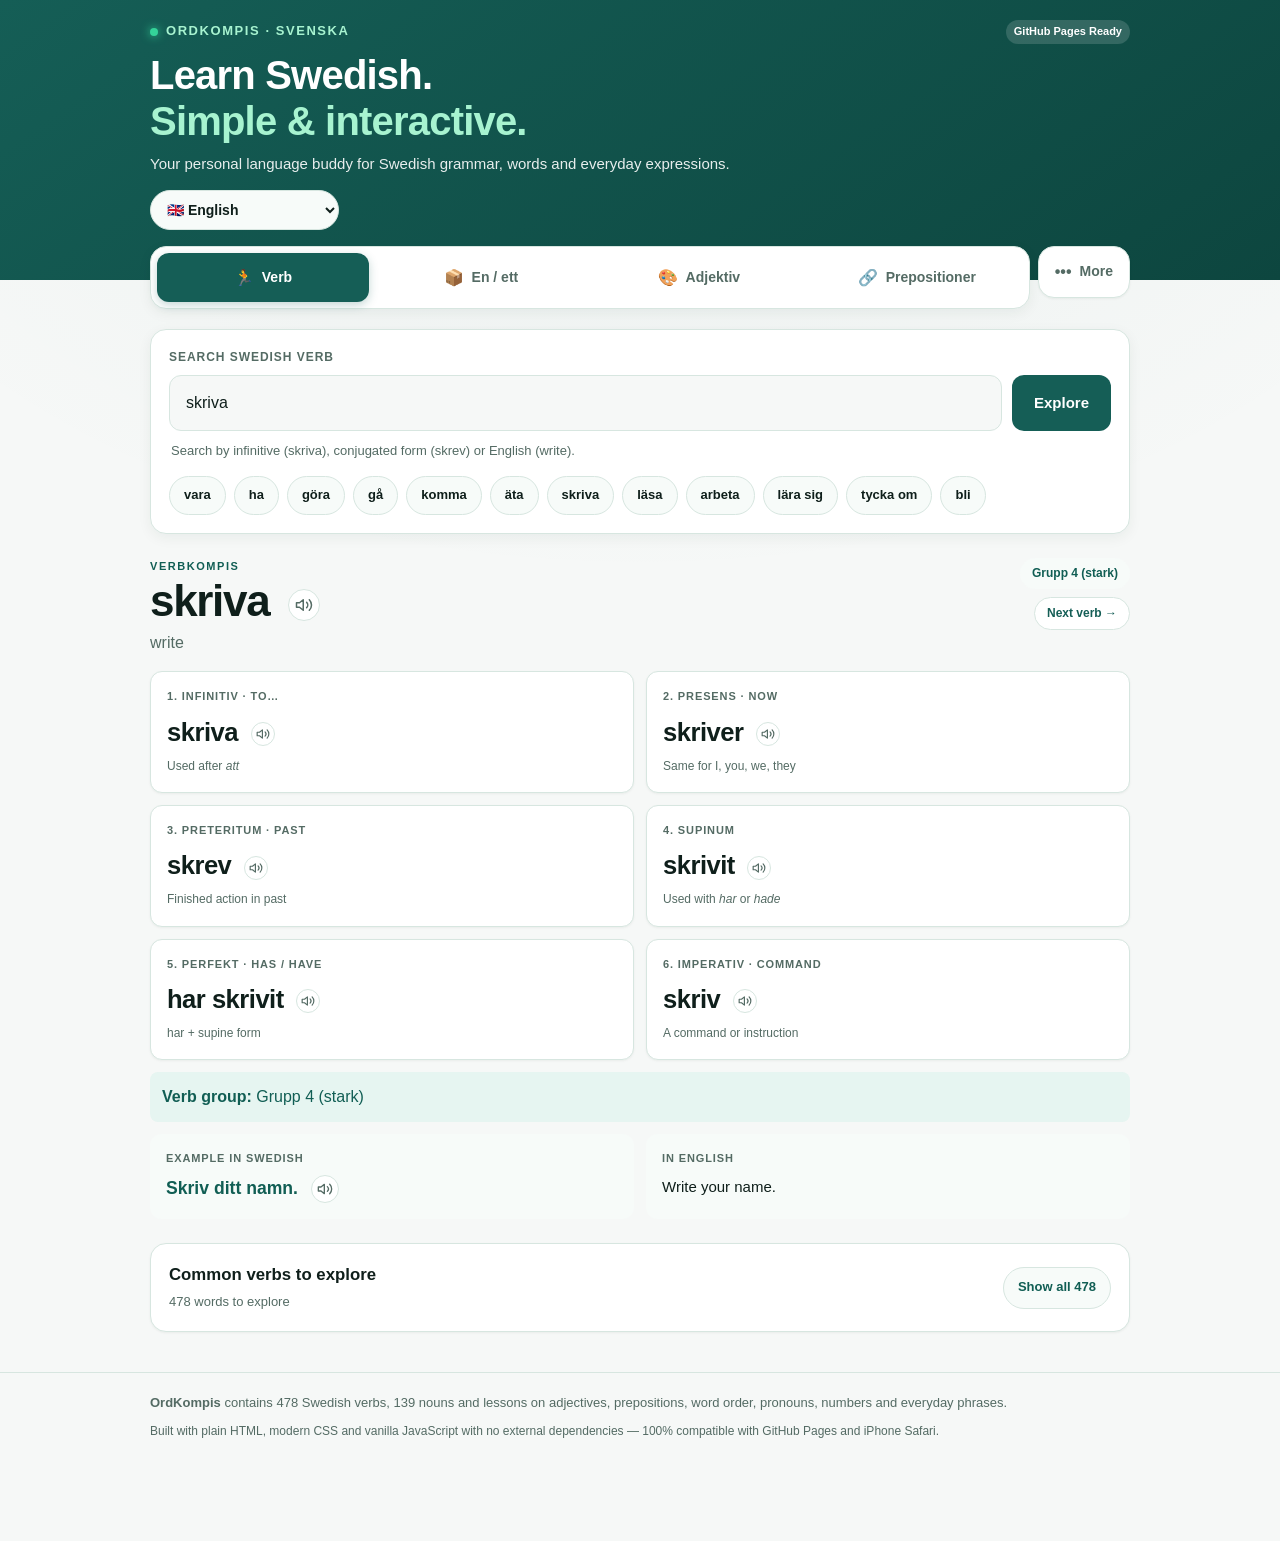
<file: index.html>
<!DOCTYPE html>
<html lang="sv">
<head>
  <meta charset="utf-8">
  <meta name="viewport" content="width=device-width, initial-scale=1, viewport-fit=cover">
  <title>OrdKompis – Lär dig svenska verb, substantiv, ordföljd & vardagsord</title>
  <meta name="description" content="OrdKompis är en gratis, mobilanpassad app för att lära dig svenska verb, substantiv (en/ett/plural), adjektiv, prepositioner, ordföljd, idiom och vardagsfraser. Interaktiva quiz, uttal och teman.">
  <meta name="keywords" content="svenska, lära svenska, svenska verb, verbböjning, en eller ett, substantiv plural, svenska ord, svenska grammatik, SFI, svenska för invandrare, ordföljd, svenska idiom, svenska uttryck, lär svenska online, gratis svenska kurs">
  <meta name="author" content="OrdKompis">
  <meta name="robots" content="index, follow">
  <link rel="canonical" href="https://sagaryeole.github.io/OrdKompis/">
  <meta property="og:type" content="website">
  <meta property="og:title" content="OrdKompis – Lär dig svenska interaktivt">
  <meta property="og:description" content="Gratis verktyg för svenska verb, substantiv, grammatik, vardagsord och quiz. Perfekt för SFI, nybörjare och självstudier.">
  <meta property="og:url" content="https://sagaryeole.github.io/OrdKompis/">
  <meta name="twitter:card" content="summary">
  <meta name="twitter:title" content="OrdKompis – Lär dig svenska">
  <meta name="twitter:description" content="Gratis interaktiv träning av svenska verb, substantiv, ordföljd och vardagsfraser.">
  <link rel="icon" href="favicon.svg" type="image/svg+xml">
  <link rel="apple-touch-icon" href="favicon.svg">
  <link rel="preconnect" href="https://fonts.googleapis.com">
  <link rel="preconnect" href="https://fonts.gstatic.com" crossorigin>
  <link href="https://fonts.googleapis.com/css2?family=Inter:wght@400;500;600;700&family=Noto+Sans+Arabic:wght@400;500;600;700&display=swap" rel="stylesheet">
  <meta name="apple-mobile-web-app-capable" content="yes">
  <meta name="apple-mobile-web-app-status-bar-style" content="default">
  <meta name="theme-color" content="#155e56">
  <script type="application/ld+json">
  {
    "@context": "https://schema.org",
    "@type": "WebSite",
    "name": "OrdKompis",
    "url": "https://sagaryeole.github.io/OrdKompis/",
    "description": "Gratis interaktiv app för att lära dig svenska verb, substantiv, grammatik, idiom och vardagsord.",
    "inLanguage": "sv-SE",
    "potentialAction": {
      "@type": "SearchAction",
      "target": "https://sagaryeole.github.io/OrdKompis/?q={search_term_string}",
      "query-input": "required name=search_term_string"
    }
  }
  </script>
  <script>
    if (window.location.protocol === "http:" || window.location.protocol === "https:") {
      var goatCounterScript = document.createElement("script");
      goatCounterScript.dataset.goatcounter = "https://sagaryeole.goatcounter.com/count";
      goatCounterScript.async = true;
      goatCounterScript.src = "https://gc.zgo.at/count.js";
      document.head.appendChild(goatCounterScript);
    }
  </script>

  <!-- Design System CSS -->
  <link rel="stylesheet" href="css/style.css">
</head>
<body>

  <!-- Masthead Header -->
  <header class="band">
    <div class="inner">
      <div class="header-top">
        <div class="brand">
          <span class="brand-dot"></span>
          OrdKompis · Svenska
        </div>
        <span class="badge-tag" data-i18n="siteBadge">GitHub Pages Ready</span>
      </div>
      <h1 data-i18n-html="heroTitle">Learn Swedish.<br><span>Simple &amp; interactive.</span></h1>
      <p class="subtitle" data-i18n="heroSubtitle">Your personal language buddy for Swedish grammar, words and everyday expressions.</p>
      <!-- Learner language: meanings and helper text are shown in the selected language. -->
      <div class="lang-switch" id="langSwitch" role="group" aria-label="Language"></div>
    </div>
  </header>

  <!-- Main Application Body -->
  <main class="band">
    <div class="inner">

      <!-- Primary destinations stay visible; less-used lessons live in More. -->
      <nav class="topic-navigation" aria-label="Lärämnen">
        <div class="nav-bar" role="tablist" aria-label="Huvudämnen">
          <button type="button" class="nav-tab active" data-tab="verbs" role="tab" aria-selected="true">
            <span class="tab-icon">🏃</span><span class="nav-label">Verb</span>
          </button>
          <button type="button" class="nav-tab" data-tab="nouns" role="tab" aria-selected="false">
            <span class="tab-icon">📦</span><span class="nav-label">En / ett</span>
          </button>
          <button type="button" class="nav-tab" data-tab="adjectives" role="tab" aria-selected="false">
            <span class="tab-icon">🎨</span><span class="nav-label">Adjektiv</span>
          </button>
          <button type="button" class="nav-tab" data-tab="prepositions" role="tab" aria-selected="false">
            <span class="tab-icon">🔗</span><span class="nav-label">Prepositioner</span>
          </button>
        </div>
        <button type="button" class="nav-more" id="moreTopicsBtn" aria-expanded="false" aria-controls="moreTopicsMenu">
          <span class="tab-icon" aria-hidden="true">•••</span><span class="nav-label" data-i18n="navMore">Mer</span>
        </button>
        <div class="nav-more-menu" id="moreTopicsMenu" role="tablist" aria-label="Fler lärämnen" hidden>
          <button type="button" class="nav-tab" data-tab="themes" role="tab" aria-selected="false">
            <span class="tab-icon">☕</span><span class="nav-label">Teman</span>
          </button>
          <button type="button" class="nav-tab" data-tab="quiz" role="tab" aria-selected="false">
            <span class="tab-icon">🎯</span><span class="nav-label">Öva</span>
          </button>
          <button type="button" class="nav-tab" data-tab="wordorder" role="tab" aria-selected="false">
            <span class="tab-icon">📝</span><span class="nav-label">Ordföljd</span>
          </button>
          <button type="button" class="nav-tab" data-tab="pronouns" role="tab" aria-selected="false">
            <span class="tab-icon">👥</span><span class="nav-label">Pronomen</span>
          </button>
          <button type="button" class="nav-tab" data-tab="numbers" role="tab" aria-selected="false">
            <span class="tab-icon">🔢</span><span class="nav-label">Tal & tid</span>
          </button>
          <button type="button" class="nav-tab" data-tab="phrases" role="tab" aria-selected="false">
            <span class="tab-icon">💬</span><span class="nav-label">Vardagsfraser</span>
          </button>
          <button type="button" class="nav-tab" data-tab="collocations" role="tab" aria-selected="false">
            <span class="tab-icon">🧩</span><span class="nav-label">Kollokationer</span>
          </button>
          <button type="button" class="nav-tab" data-tab="prepositionalVerbs" role="tab" aria-selected="false">
            <span class="tab-icon">🔗</span><span class="nav-label" data-i18n="navPrepVerbs">Verb + preposition</span>
          </button>
          <button type="button" class="nav-tab" data-tab="commonMistakes" role="tab" aria-selected="false">
            <span class="tab-icon">🧭</span><span class="nav-label">Vanliga misstag</span>
          </button>
          <button type="button" class="nav-tab" data-tab="subordinators" role="tab" aria-selected="false">
            <span class="tab-icon">🔀</span><span class="nav-label">Bisatsledare</span>
          </button>
        </div>
      </nav>

      <!-- Search Card (Active for Verbs and Nouns) -->
      <section class="search-card" id="searchCard">
        <form id="searchForm" autocomplete="off" novalidate>
          <label for="searchInput" id="searchLabel" class="search-label">Sök svenskt verb</label>
          <div class="searchline">
            <div class="field">
              <input
                id="searchInput"
                type="search"
                placeholder="skriva, gå, äta, write…"
                autocomplete="off"
                autocapitalize="none"
                autocorrect="off"
                spellcheck="false"
                enterkeyhint="search"
                role="combobox"
                aria-expanded="false"
                aria-controls="suggBox"
                aria-autocomplete="list"
              >
              <ul class="sugg" id="suggBox" role="listbox" hidden></ul>
            </div>
            <button class="go-btn" id="goBtn" type="button" data-i18n="explore">Utforska</button>
          </div>
          <p class="hint" id="searchHint">Sök på grundform (skriva), böjd form (skrev) eller engelska (write).</p>
          <div class="chips" id="quickChips"></div>
        </form>
      </section>

      <!-- Dynamic Result Container (Verbs and Nouns) -->
      <div id="resultBox" aria-live="polite"></div>

      <!-- Thematic Explorer Container -->
      <div id="themeContainer" style="display: none;"></div>

      <!-- Interactive Quiz Container -->
      <div id="quizContainer" style="display: none;"></div>

      <!-- Reference and grammar lessons -->
      <div id="learningContainer" style="display: none;"></div>

      <!-- Search and progressive word discovery for verbs, adjectives, and nouns. -->
      <section id="browsePanel" class="browse-panel" hidden aria-label="Bläddra bland ord">
        <div class="browse-heading">
          <div>
            <h2 id="sectionTitle">Utforska ord</h2>
            <p id="browseCount" class="browse-count"></p>
          </div>
          <button type="button" class="browse-toggle" id="toggleBrowseBtn" aria-expanded="false" aria-controls="browseList">Visa alla</button>
        </div>
        <div id="browseFilters" class="browse-filters" hidden aria-label="Filtrera ord"></div>
        <div id="browseList" class="browse-list" hidden></div>
        <button type="button" class="browse-more" id="loadMoreWordsBtn" hidden>Visa fler</button>
      </section>

    </div>
  </main>

  <!-- Footer -->
  <footer class="band">
    <div class="inner">
      <p style="margin: 0 0 8px;" data-i18n-html="footerStats">
        <b>OrdKompis</b> contains <span id="totalVerbCount">478</span> Swedish verbs, <span id="totalNounCount">139</span> nouns and lessons on adjectives, prepositions, word order, pronouns, numbers and everyday phrases.
      </p>
      <p style="margin: 0; font-size: 12px; color: var(--muted);" data-i18n="footerBuilt">
        Byggd med ren HTML, modern CSS och Vanilla JavaScript utan externa beroenden — 100% kompatibel med GitHub Pages och mobil Safari på iPhone.
      </p>
    </div>
  </footer>

  <!-- Data Scripts (Curated Datasets) -->
  <script src="data/verbs.js"></script>
  <script src="data/nouns.js"></script>
  <script src="data/themes.js"></script>
  <script src="data/adjectives.js"></script>
  <script src="data/prepositions.js"></script>
  <script src="data/wordorder.js"></script>
  <script src="data/pronouns.js"></script>
  <script src="data/numbers.js"></script>
  <script src="data/phrases.js"></script>
  <script src="data/idioms.js"></script>
  <script src="data/falsefriends.js"></script>
  <script src="data/collocations.js"></script>
  <script src="data/prepositional-verbs.js"></script>
  <script src="data/common-mistakes.js"></script>
  <script src="data/subordinators.js"></script>

  <!-- Interface languages and learner-language meanings -->
  <script src="data/i18n/ui.js"></script>
  <script src="data/i18n/ui-more.js"></script>
  <script src="data/i18n/glosses-ar.js"></script>
  <script src="data/i18n/glosses-pt.js"></script>
  <script src="data/i18n/glosses-ru.js"></script>
  <script src="data/i18n/glosses-uk.js"></script>
  <script src="data/i18n/pages-ar.js"></script>
  <script src="data/i18n/pages-pt.js"></script>
  <script src="data/i18n/pages-ru.js"></script>
  <script src="data/i18n/pages-uk.js"></script>
  <script src="data/i18n/examples-ar.js"></script>
  <script src="data/i18n/examples-pt.js"></script>
  <script src="data/i18n/examples-ru.js"></script>
  <script src="data/i18n/examples-uk.js"></script>

  <!-- Application Controller Script -->
  <script src="js/app.js"></script>
</body>
</html>
</file>
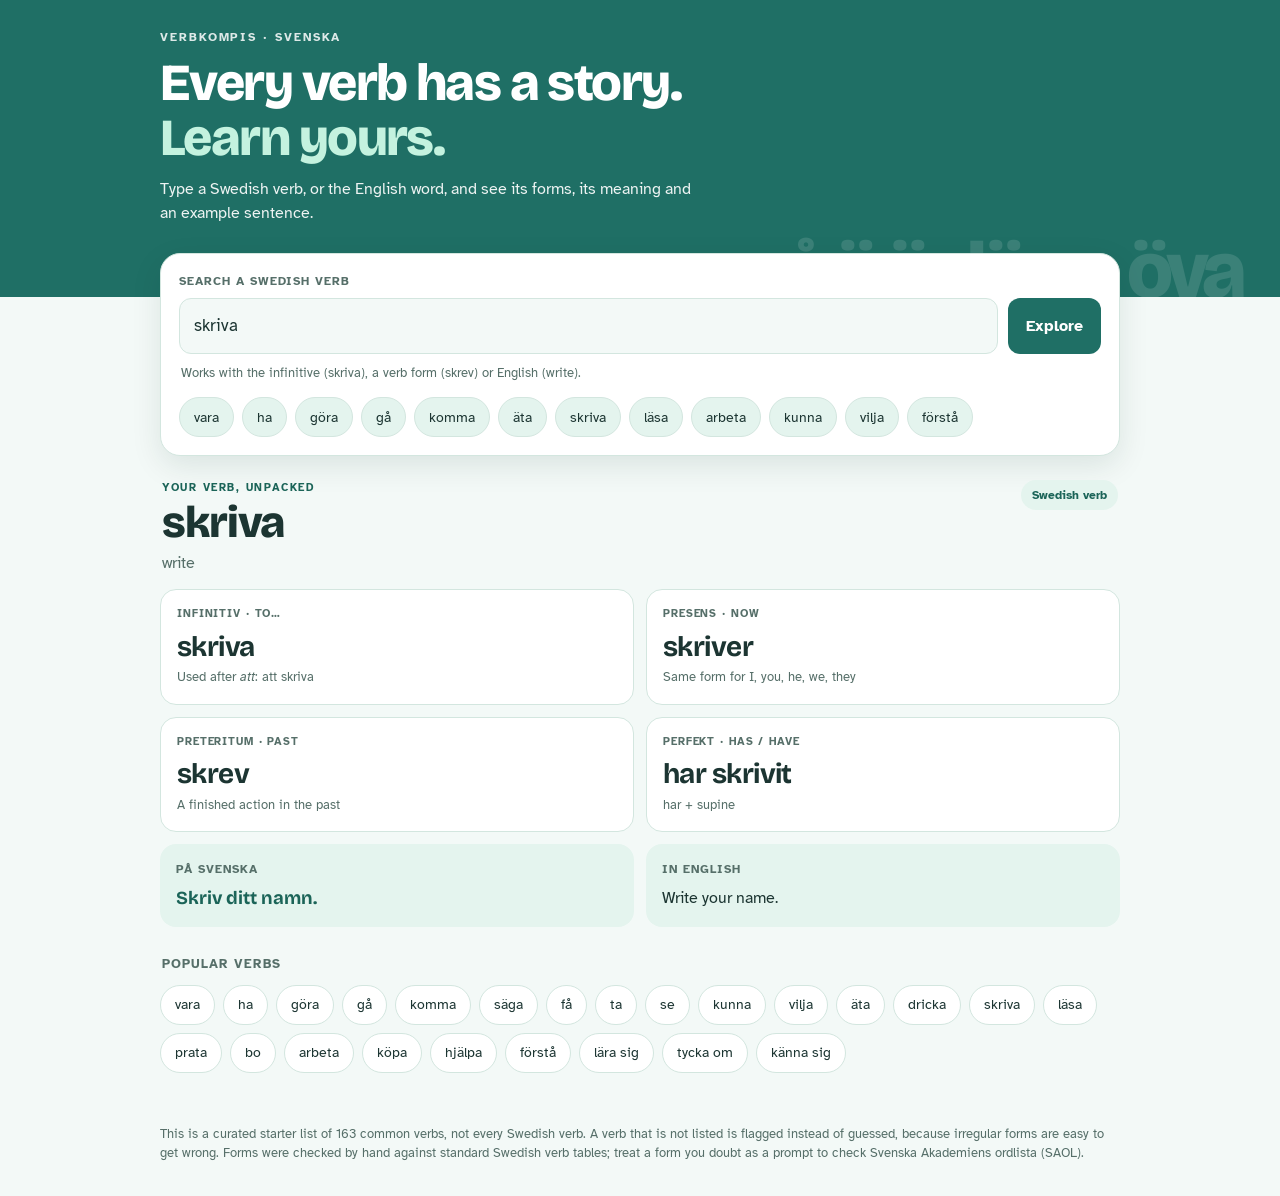
<file: Verbkompis.html>
<!doctype html><html><head><meta charset=utf8><meta name=viewport content="width=device-width,initial-scale=1,viewport-fit=cover"><style>:root{color-scheme:light;box-sizing:border-box;padding-top:env(safe-area-inset-top,0px);padding-bottom:env(safe-area-inset-bottom,0px)}html{scroll-padding-top:env(safe-area-inset-top,0px)}body{margin:0;padding:0;font:14px -apple-system,BlinkMacSystemFont,sans-serif;background:#fff;color:#000}img{max-width:100%}[hidden]:not([hidden=until-found i]){display:none!important}</style></head><body>
<title>Verbkompis</title>
<meta name="claude:viewport-fit-sides" content="cover">
<style>
/* Layout: teal masthead, search card overlapping it, four tense cards, example panels. Mobile first. */
:root{
  --primary:#1f6f65;--on-primary:#ffffff;--tint:#c4f2df;
  --bg:#f3f9f7;--surface:#ffffff;--surface-2:#e4f4ee;--line:#d3e6df;
  --fg:#1c3532;--muted:#566f69;--accent-text:#1b6458;--focus:#2f9c88;
  --warn-bg:#fff6e0;--warn-line:#ecd9a6;--warn-fg:#6b5320;
  --font-body:"Atkinson Hyperlegible",system-ui,-apple-system,"Segoe UI",sans-serif;
  --font-display:"Bricolage Grotesque","Atkinson Hyperlegible",system-ui,sans-serif;
}
@media (prefers-color-scheme:dark){:root:not([data-theme="light"]){
  --primary:#134a43;--on-primary:#eafaf5;--tint:#8fe0c4;
  --bg:#0f1b19;--surface:#172624;--surface-2:#1c322e;--line:#2c4540;
  --fg:#e5f3ef;--muted:#9bb6af;--accent-text:#8fe0c4;--focus:#58c4ac;
  --warn-bg:#2d2819;--warn-line:#554824;--warn-fg:#ecd9a6;color-scheme:dark}}
:root[data-theme="dark"]{
  --primary:#134a43;--on-primary:#eafaf5;--tint:#8fe0c4;
  --bg:#0f1b19;--surface:#172624;--surface-2:#1c322e;--line:#2c4540;
  --fg:#e5f3ef;--muted:#9bb6af;--accent-text:#8fe0c4;--focus:#58c4ac;
  --warn-bg:#2d2819;--warn-line:#554824;--warn-fg:#ecd9a6;color-scheme:dark}

*{box-sizing:border-box}
body{background:var(--bg);color:var(--fg);font-family:var(--font-body);font-size:16px;line-height:1.5;-webkit-text-size-adjust:100%}
button,input{font:inherit}
.band{padding-left:max(16px,env(safe-area-inset-left,0px));padding-right:max(16px,env(safe-area-inset-right,0px))}
.inner{max-width:960px;margin:0 auto}

header.band{background:var(--primary);color:var(--on-primary);padding-block:28px 72px;position:relative;overflow:hidden}
header .deco{position:absolute;right:3%;bottom:-14px;font:800 clamp(2rem,9vw,5rem)/1 var(--font-display);letter-spacing:-.06em;opacity:.12;pointer-events:none;white-space:nowrap}
.brand{font-size:12px;font-weight:700;letter-spacing:.16em;text-transform:uppercase;opacity:.85}
h1{font:800 clamp(2rem,6vw,3.25rem)/1.05 var(--font-display);letter-spacing:-.03em;margin:10px 0 12px;text-wrap:balance}
h1 span{color:var(--tint)}
.subtitle{max-width:34rem;margin:0;opacity:.92}

main.band{margin-top:-44px;padding-bottom:48px;position:relative}
.search-card{background:var(--surface);border:1px solid var(--line);border-radius:20px;padding:18px;box-shadow:0 10px 30px rgba(10,50,42,.10)}
label{display:block;font-size:12px;font-weight:700;letter-spacing:.08em;text-transform:uppercase;color:var(--muted);margin-bottom:8px}
.searchline{display:flex;gap:10px;align-items:stretch}
.field{position:relative;flex:1;min-width:0}
input[type=search]{width:100%;border:1.5px solid var(--line);border-radius:12px;padding:14px 14px;background:var(--bg);color:var(--fg);font-size:17px;outline:none;-webkit-appearance:none;appearance:none}
input[type=search]:focus{border-color:var(--focus);box-shadow:0 0 0 4px color-mix(in srgb,var(--focus) 25%,transparent)}
.go{border:0;border-radius:12px;padding:0 18px;background:var(--primary);color:var(--on-primary);font-weight:700;cursor:pointer;min-height:48px;white-space:nowrap}
.go:active{transform:translateY(1px)}
button:focus-visible{outline:3px solid var(--focus);outline-offset:2px}

.sugg{position:absolute;left:0;right:0;top:calc(100% + 6px);z-index:5;margin:0;padding:6px;list-style:none;background:var(--surface);border:1px solid var(--line);border-radius:14px;box-shadow:0 12px 28px rgba(10,50,42,.16);max-height:320px;overflow:auto}
.sugg li{display:flex;justify-content:space-between;gap:12px;align-items:baseline;padding:11px 12px;border-radius:9px;cursor:pointer;min-height:44px}
.sugg li[aria-selected=true],.sugg li:hover{background:var(--surface-2)}
.sugg .sv{font-weight:700}
.sugg .en{color:var(--muted);font-size:14px;text-align:right;overflow:hidden;text-overflow:ellipsis;white-space:nowrap;min-width:0}

.hint{font-size:13px;color:var(--muted);margin:10px 2px 0}
.chips,.verb-list{display:flex;gap:8px;flex-wrap:wrap}
.chips{margin-top:14px}
.chip,.verb-list button{border:1px solid var(--line);background:var(--surface-2);color:var(--fg);border-radius:99px;padding:8px 14px;cursor:pointer;min-height:40px;font-size:14px}
.verb-list button{background:var(--surface)}
.chip:hover,.verb-list button:hover{border-color:var(--focus)}

#result{margin-top:24px;scroll-margin-top:12px}
.result-head{display:flex;justify-content:space-between;gap:12px;align-items:flex-start;margin:0 2px 14px}
.eyebrow{font-size:11px;letter-spacing:.14em;font-weight:700;text-transform:uppercase;color:var(--accent-text)}
.verb-title{font:800 clamp(2rem,6vw,2.75rem)/1.1 var(--font-display);letter-spacing:-.03em;margin:2px 0 0;overflow-wrap:anywhere}
.meaning{color:var(--muted);margin-top:4px}
.pill{background:var(--surface-2);color:var(--accent-text);font-size:12px;font-weight:700;padding:6px 11px;border-radius:99px;white-space:nowrap}
.grid{display:grid;grid-template-columns:repeat(2,minmax(0,1fr));gap:12px}
.tense{background:var(--surface);border:1px solid var(--line);border-radius:16px;padding:16px;min-width:0}
.tense .name{font-size:11px;font-weight:700;letter-spacing:.08em;text-transform:uppercase;color:var(--muted)}
.tense .form{font:700 clamp(1.25rem,4.5vw,1.75rem)/1.2 var(--font-display);letter-spacing:-.02em;margin:8px 0 4px;overflow-wrap:anywhere}
.tense .form.none{color:var(--muted);font-weight:500}
.tense .note{font-size:13px;color:var(--muted)}
.extra{margin-top:12px;display:grid;grid-template-columns:1fr 1fr;gap:12px}
.panel{background:var(--surface-2);border-radius:16px;padding:16px;min-width:0}
.panel h3{font-size:12px;letter-spacing:.08em;text-transform:uppercase;color:var(--muted);margin:0 0 8px}
.panel p{margin:0;overflow-wrap:anywhere}
.panel .sv-ex{font:700 1.15rem/1.35 var(--font-display);color:var(--accent-text)}
.notice{background:var(--surface-2);border-radius:12px;padding:10px 14px;margin:0 0 14px;font-size:14px;color:var(--muted)}
.notice b{color:var(--fg)}
.empty{padding:18px;background:var(--warn-bg);border:1px solid var(--warn-line);border-radius:16px;color:var(--warn-fg)}
.empty .chips{margin-top:12px}
.section-title{font-size:13px;font-weight:700;letter-spacing:.08em;text-transform:uppercase;color:var(--muted);margin:28px 2px 10px}
footer.band{padding-bottom:32px;font-size:13px;color:var(--muted)}
footer .inner{padding-top:4px}

@media (max-width:560px){.extra{grid-template-columns:1fr}.pill{display:none}}
@media (max-width:340px){.grid{grid-template-columns:1fr}}
@media (prefers-reduced-motion:reduce){*{transition:none!important;animation:none!important}}
</style>
<link rel="preconnect" href="https://fonts.googleapis.com">
<link rel="stylesheet" href="https://fonts.googleapis.com/css2?family=Atkinson+Hyperlegible:wght@400;700&family=Bricolage+Grotesque:opsz,wght@12..96,500;12..96,700;12..96,800&display=swap">

<header class="band"><div class="inner" style="position:relative">
  <div class="brand">Verbkompis · Svenska</div>
  <h1>Every verb has a story.<br><span>Learn yours.</span></h1>
  <p class="subtitle">Type a Swedish verb, or the English word, and see its forms, its meaning and an example sentence.</p>
</div><div class="deco" aria-hidden="true">å ä ö · lära · öva</div></header>

<main class="band"><div class="inner">
  <form class="search-card" id="searchForm" autocomplete="off" novalidate>
    <label for="verbInput">Search a Swedish verb</label>
    <div class="searchline">
      <div class="field">
        <input id="verbInput" type="search" placeholder="skriva, gå, äta, write…" autocomplete="off" autocapitalize="none" autocorrect="off" spellcheck="false" enterkeyhint="search" role="combobox" aria-expanded="false" aria-controls="sugg" aria-autocomplete="list">
        <ul class="sugg" id="sugg" role="listbox" hidden></ul>
      </div>
      <button class="go" id="goBtn" type="submit">Explore</button>
    </div>
    <p class="hint">Works with the infinitive (skriva), a verb form (skrev) or English (write).</p>
    <div class="chips" id="quickChips"></div>
  </form>

  <div id="result" aria-live="polite"></div>

  <div class="section-title">Popular verbs</div>
  <div class="verb-list" id="popular"></div>
</div></main>

<footer class="band"><div class="inner">
  This is a curated starter list of <span id="count">160</span> common verbs, not every Swedish verb. A verb that is not listed is flagged instead of guessed, because irregular forms are easy to get wrong. Forms were checked by hand against standard Swedish verb tables; treat a form you doubt as a prompt to check Svenska Akademiens ordlista (SAOL).
</div></footer>

<script>
(function(){
"use strict";
// Row: [infinitive, English, infinitive, presens, preteritum, perfekt, Swedish example, English example]
var verbs = [
["vara","be","vara","är","var","har varit","Jag är hemma.","I am at home."],
["ha","have","ha","har","hade","har haft","Jag har en bok.","I have a book."],
["bli","become","bli","blir","blev","har blivit","Det blir bra.","It will be fine."],
["göra","do; make","göra","gör","gjorde","har gjort","Vad gör du?","What are you doing?"],
["gå","go; walk","gå","går","gick","har gått","Jag går till jobbet.","I walk to work."],
["komma","come","komma","kommer","kom","har kommit","Hon kommer snart.","She is coming soon."],
["se","see","se","ser","såg","har sett","Jag ser dig.","I see you."],
["säga","say; tell","säga","säger","sa / sade","har sagt","Vad säger du?","What are you saying?"],
["få","get; may; receive","få","får","fick","har fått","Får jag fråga?","May I ask?"],
["ta","take","ta","tar","tog","har tagit","Ta en kopp kaffe.","Have a cup of coffee."],
["ge","give","ge","ger","gav","har gett","Ge mig en minut.","Give me a minute."],
["veta","know (a fact)","veta","vet","visste","har vetat","Jag vet svaret.","I know the answer."],
["tro","believe; think","tro","tror","trodde","har trott","Jag tror det.","I think so."],
["tycka","think; have an opinion","tycka","tycker","tyckte","har tyckt","Vad tycker du?","What do you think?"],
["tänka","think; intend","tänka","tänker","tänkte","har tänkt","Jag tänker på dig.","I am thinking of you."],
["kunna","can; be able to","kunna","kan","kunde","har kunnat","Jag kan simma.","I can swim."],
["vilja","want","vilja","vill","ville","har velat","Jag vill lära mig.","I want to learn."],
["måste","must; have to","måste","måste","måste","har måst","Jag måste gå.","I have to go."],
["ska","will; shall; be going to","ska","ska","skulle","—","Jag ska ringa dig.","I will call you."],
["behöva","need","behöva","behöver","behövde","har behövt","Jag behöver hjälp.","I need help."],
["äta","eat","äta","äter","åt","har ätit","Vi äter middag.","We are eating dinner."],
["dricka","drink","dricka","dricker","drack","har druckit","Drick vatten.","Drink water."],
["sova","sleep","sova","sover","sov","har sovit","Barnet sover.","The child is sleeping."],
["skriva","write","skriva","skriver","skrev","har skrivit","Skriv ditt namn.","Write your name."],
["läsa","read; study","läsa","läser","läste","har läst","Jag läser en bok.","I am reading a book."],
["tala","speak","tala","talar","talade","har talat","Tala långsamt.","Speak slowly."],
["prata","talk","prata","pratar","pratade","har pratat","Vi pratar svenska.","We speak Swedish."],
["lyssna","listen","lyssna","lyssnar","lyssnade","har lyssnat","Lyssna noga.","Listen carefully."],
["höra","hear","höra","hör","hörde","har hört","Jag hör musik.","I hear music."],
["förstå","understand","förstå","förstår","förstod","har förstått","Jag förstår.","I understand."],
["lära","teach; learn","lära","lär","lärde","har lärt","Hon lär barnen simma.","She teaches the children to swim."],
["lära sig","learn","lära sig","lär sig","lärde sig","har lärt sig","Hon lär sig snabbt.","She learns quickly."],
["arbeta","work","arbeta","arbetar","arbetade","har arbetat","Sara arbetar här.","Sara works here."],
["jobba","work","jobba","jobbar","jobbade","har jobbat","Jag jobbar hemma.","I work from home."],
["bo","live; reside","bo","bor","bodde","har bott","Vi bor i Sverige.","We live in Sweden."],
["leva","live; be alive","leva","lever","levde","har levt","De lever ett lugnt liv.","They live a quiet life."],
["älska","love","älska","älskar","älskade","har älskat","Jag älskar dig.","I love you."],
["gilla","like","gilla","gillar","gillade","har gillat","Jag gillar kaffe.","I like coffee."],
["tycka om","like","tycka om","tycker om","tyckte om","har tyckt om","Jag tycker om te.","I like tea."],
["köpa","buy","köpa","köper","köpte","har köpt","Jag köper bröd.","I am buying bread."],
["sälja","sell","sälja","säljer","sålde","har sålt","De säljer bilen.","They are selling the car."],
["betala","pay","betala","betalar","betalade","har betalat","Kan jag betala?","Can I pay?"],
["kosta","cost","kosta","kostar","kostade","har kostat","Vad kostar den?","How much does it cost?"],
["öppna","open","öppna","öppnar","öppnade","har öppnat","Öppna fönstret.","Open the window."],
["stänga","close; shut","stänga","stänger","stängde","har stängt","Stäng dörren.","Close the door."],
["börja","begin; start","börja","börjar","började","har börjat","Filmen börjar nu.","The film starts now."],
["sluta","stop; finish; quit","sluta","slutar","slutade","har slutat","Jag slutar klockan fem.","I finish at five."],
["spela","play","spela","spelar","spelade","har spelat","Vi spelar fotboll.","We play football."],
["springa","run","springa","springer","sprang","har sprungit","Han springer snabbt.","He runs fast."],
["sitta","sit","sitta","sitter","satt","har suttit","Jag sitter här.","I am sitting here."],
["stå","stand","stå","står","stod","har stått","Hon står där.","She is standing there."],
["ligga","lie; be located","ligga","ligger","låg","har legat","Boken ligger här.","The book is here."],
["lägga","put; lay","lägga","lägger","lade","har lagt","Lägg den här.","Put it here."],
["ställa","put; place upright","ställa","ställer","ställde","har ställt","Ställ glaset där.","Put the glass there."],
["hitta","find","hitta","hittar","hittade","har hittat","Jag hittar inte nyckeln.","I can't find the key."],
["söka","seek; search; apply","söka","söker","sökte","har sökt","Jag söker ett jobb.","I am looking for a job."],
["fråga","ask","fråga","frågar","frågade","har frågat","Fråga läraren.","Ask the teacher."],
["svara","answer","svara","svarar","svarade","har svarat","Svara på frågan.","Answer the question."],
["ringa","call; phone","ringa","ringer","ringde","har ringt","Jag ringer senare.","I will call later."],
["hjälpa","help","hjälpa","hjälper","hjälpte","har hjälpt","Kan du hjälpa mig?","Can you help me?"],
["vänta","wait","vänta","väntar","väntade","har väntat","Vänta lite.","Wait a little."],
["möta","meet; encounter","möta","möter","mötte","har mött","Jag möter honom imorgon.","I am meeting him tomorrow."],
["träffa","meet; see","träffa","träffar","träffade","har träffat","Jag träffar en vän.","I am meeting a friend."],
["resa","travel","resa","reser","reste","har rest","Vi reser imorgon.","We travel tomorrow."],
["köra","drive","köra","kör","körde","har kört","Jag kör bil.","I drive a car."],
["åka","go; travel by vehicle","åka","åker","åkte","har åkt","Vi åker tåg.","We travel by train."],
["flyga","fly","flyga","flyger","flög","har flugit","Planet flyger högt.","The plane flies high."],
["simma","swim","simma","simmar","simmade","har simmat","Jag simmar varje vecka.","I swim every week."],
["tvätta","wash","tvätta","tvättar","tvättade","har tvättat","Jag tvättar kläder.","I wash clothes."],
["städa","clean; tidy","städa","städar","städade","har städat","Vi städar huset.","We clean the house."],
["laga","fix; cook","laga","lagar","lagade","har lagat","Jag lagar mat.","I am cooking."],
["baka","bake","baka","bakar","bakade","har bakat","Vi bakar bröd.","We bake bread."],
["välja","choose","välja","väljer","valde","har valt","Välj en färg.","Choose a colour."],
["glömma","forget","glömma","glömmer","glömde","har glömt","Glöm inte nyckeln.","Don't forget the key."],
["minnas","remember","minnas","minns","mindes","har mints","Jag minns dig.","I remember you."],
["komma ihåg","remember","komma ihåg","kommer ihåg","kom ihåg","har kommit ihåg","Kom ihåg det.","Remember that."],
["försöka","try; attempt","försöka","försöker","försökte","har försökt","Försök igen.","Try again."],
["lyckas","succeed","lyckas","lyckas","lyckades","har lyckats","Du lyckas snart.","You will succeed soon."],
["hända","happen","hända","händer","hände","har hänt","Vad har hänt?","What happened?"],
["finnas","exist; be available","finnas","finns","fanns","har funnits","Det finns kaffe.","There is coffee."],
["verka","seem; appear","verka","verkar","verkade","har verkat","Det verkar bra.","It seems good."],
["känna","feel; know (a person)","känna","känner","kände","har känt","Jag känner honom.","I know him."],
["känna sig","feel","känna sig","känner sig","kände sig","har känt sig","Jag känner mig trött.","I feel tired."],
["må","feel; be (well/unwell)","må","mår","mådde","har mått","Hur mår du?","How are you?"],
["skratta","laugh","skratta","skrattar","skrattade","har skrattat","Vi skrattar mycket.","We laugh a lot."],
["gråta","cry","gråta","gråter","grät","har gråtit","Barnet gråter.","The child is crying."],
["sjunga","sing","sjunga","sjunger","sjöng","har sjungit","Hon sjunger fint.","She sings beautifully."],
["dansa","dance","dansa","dansar","dansade","har dansat","Vill du dansa?","Would you like to dance?"],
["bygga","build","bygga","bygger","byggde","har byggt","De bygger ett hus.","They are building a house."],
["skapa","create","skapa","skapar","skapade","har skapat","Vi skapar något nytt.","We are creating something new."],
["förklara","explain","förklara","förklarar","förklarade","har förklarat","Kan du förklara?","Can you explain?"],
["visa","show","visa","visar","visade","har visat","Visa mig vägen.","Show me the way."],
["skicka","send","skicka","skickar","skickade","har skickat","Skicka ett mejl.","Send an email."],
["följa","follow","följa","följer","följde","har följt","Följ mig.","Follow me."],
["hålla","hold; keep","hålla","håller","höll","har hållit","Håll min hand.","Hold my hand."],
["bära","carry; wear","bära","bär","bar","har burit","Jag bär väskan.","I am carrying the bag."],
["dra","pull; drag","dra","drar","drog","har dragit","Dra i handtaget.","Pull the handle."],
["trycka","press; print","trycka","trycker","tryckte","har tryckt","Tryck på knappen.","Press the button."],
["sätta","put; set","sätta","sätter","satte","har satt","Sätt boken på bordet.","Put the book on the table."],
["falla","fall","falla","faller","föll","har fallit","Löven faller.","The leaves are falling."],
["vinna","win","vinna","vinner","vann","har vunnit","Vi vill vinna.","We want to win."],
["förlora","lose","förlora","förlorar","förlorade","har förlorat","De förlorade matchen.","They lost the match."],
["känna till","know of; be familiar with","känna till","känner till","kände till","har känt till","Jag känner till platsen.","I know the place."],
["behålla","keep; retain","behålla","behåller","behöll","har behållit","Behåll kvittot.","Keep the receipt."],
["ändra","change","ändra","ändrar","ändrade","har ändrat","Jag ändrar planen.","I am changing the plan."],
["förändra","change; transform","förändra","förändrar","förändrade","har förändrat","Tiden förändrar allt.","Time changes everything."],
["använda","use","använda","använder","använde","har använt","Använd den här.","Use this one."],
["öva","practise","öva","övar","övade","har övat","Jag övar svenska.","I practise Swedish."],
["plugga","study; cram","plugga","pluggar","pluggade","har pluggat","Jag pluggar inför provet.","I am studying for the test."],
["förbereda","prepare","förbereda","förbereder","förberedde","har förberett","Vi förbereder maten.","We are preparing the food."],
["planera","plan","planera","planerar","planerade","har planerat","Vi planerar en resa.","We are planning a trip."],
["bestämma","decide","bestämma","bestämmer","bestämde","har bestämt","Jag bestämmer senare.","I will decide later."],
["besöka","visit","besöka","besöker","besökte","har besökt","Vi besöker farmor.","We are visiting grandma."],
["födas","be born","födas","föds","föddes","har fötts","Hon föddes i Sverige.","She was born in Sweden."],
["dö","die","dö","dör","dog","har dött","Blommorna dör utan vatten.","The flowers die without water."],
["regna","rain","regna","regnar","regnade","har regnat","Det regnar idag.","It is raining today."],
["snöa","snow","snöa","snöar","snöade","har snöat","Det snöar ute.","It is snowing outside."],
["behaga","please","behaga","behagar","behagade","har behagat","Om det behagar dig.","If it pleases you."],
["fungera","work; function","fungera","fungerar","fungerade","har fungerat","Det fungerar bra.","It works well."],
["sakna","miss; lack","sakna","saknar","saknade","har saknat","Jag saknar dig.","I miss you."],
["hoppas","hope","hoppas","hoppas","hoppades","har hoppats","Jag hoppas det.","I hope so."],
["önska","wish","önska","önskar","önskade","har önskat","Jag önskar dig lycka till.","I wish you good luck."],
["försvinna","disappear","försvinna","försvinner","försvann","har försvunnit","Min penna försvann.","My pen disappeared."],
["återvända","return","återvända","återvänder","återvände","har återvänt","Vi återvänder snart.","We will return soon."],
["beställa","order","beställa","beställer","beställde","har beställt","Jag beställer kaffe.","I am ordering coffee."],
["hyra","rent; hire","hyra","hyr","hyrde","har hyrt","Vi hyr en bil.","We rent a car."],
["låna","borrow; lend","låna","lånar","lånade","har lånat","Kan jag låna den?","Can I borrow it?"],
["låna ut","lend","låna ut","lånar ut","lånade ut","har lånat ut","Jag lånar ut min bok.","I lend out my book."],
["spara","save","spara","sparar","sparade","har sparat","Jag sparar pengar.","I save money."],
["spendera","spend","spendera","spenderar","spenderade","har spenderat","Vi spenderar helgen här.","We spend the weekend here."],
["investera","invest","investera","investerar","investerade","har investerat","De investerar långsiktigt.","They invest for the long term."],
["förbättra","improve","förbättra","förbättrar","förbättrade","har förbättrat","Jag förbättrar min svenska.","I am improving my Swedish."],
["minska","decrease; reduce","minska","minskar","minskade","har minskat","Vi minskar kostnaderna.","We reduce the costs."],
["öka","increase","öka","ökar","ökade","har ökat","Priserna ökar.","Prices are increasing."],
["växa","grow","växa","växer","växte","har vuxit","Barn växer snabbt.","Children grow quickly."],
["utveckla","develop","utveckla","utvecklar","utvecklade","har utvecklat","Vi utvecklar en app.","We are developing an app."],
["innehålla","contain","innehålla","innehåller","innehöll","har innehållit","Lådan innehåller böcker.","The box contains books."],
["bero på","depend on","bero på","beror på","berodde på","har berott på","Det beror på vädret.","It depends on the weather."],
["påverka","affect; influence","påverka","påverkar","påverkade","har påverkat","Sömn påverkar hälsan.","Sleep affects health."],
["beskriva","describe","beskriva","beskriver","beskrev","har beskrivit","Beskriv bilden.","Describe the picture."],
["jämföra","compare","jämföra","jämför","jämförde","har jämfört","Jämför de två.","Compare the two."],
["diskutera","discuss","diskutera","diskuterar","diskuterade","har diskuterat","Vi diskuterar frågan.","We are discussing the issue."],
["erbjuda","offer","erbjuda","erbjuder","erbjöd","har erbjudit","De erbjuder hjälp.","They offer help."],
["tillåta","allow","tillåta","tillåter","tillät","har tillåtit","De tillåter inte telefoner.","They do not allow phones."],
["förbjuda","forbid","förbjuda","förbjuder","förbjöd","har förbjudit","Lagen förbjuder det.","The law forbids it."],
["kräva","require; demand","kräva","kräver","krävde","har krävt","Det kräver tid.","It takes time."],
["lyda","obey","lyda","lyder","lydde","har lytt","Hunden lyder.","The dog obeys."],
["skydda","protect","skydda","skyddar","skyddade","har skyddat","Vi skyddar naturen.","We protect nature."],
["rädda","save; rescue","rädda","räddar","räddade","har räddat","De räddade katten.","They rescued the cat."],
["dela","share; divide","dela","delar","delade","har delat","Dela med dig.","Share with others."],
["nå","reach; achieve","nå","når","nådde","har nått","Vi nådde målet.","We reached the goal."],
["märka","notice; mark","märka","märker","märkte","har märkt","Jag märkte skillnaden.","I noticed the difference."],
["upptäcka","discover; notice","upptäcka","upptäcker","upptäckte","har upptäckt","Vi upptäckte felet.","We discovered the error."],
["erkänna","admit; acknowledge","erkänna","erkänner","erkände","har erkänt","Han erkände misstaget.","He admitted the mistake."],
["förneka","deny","förneka","förnekar","förnekade","har förnekat","Hon förnekade allt.","She denied everything."],
["föreslå","suggest; propose","föreslå","föreslår","föreslog","har föreslagit","Jag föreslår en paus.","I suggest a break."],
["acceptera","accept","acceptera","accepterar","accepterade","har accepterat","Jag accepterar erbjudandet.","I accept the offer."],
["vägra","refuse","vägra","vägrar","vägrade","har vägrat","Han vägrade svara.","He refused to answer."],
["bestå","consist; endure","bestå","består","bestod","har bestått","Provet består av tre delar.","The test consists of three parts."],
["ske","occur; take place","ske","sker","skedde","har skett","Vad sker nu?","What is happening now?"],
["föredra","prefer","föredra","föredrar","föredrog","har föredragit","Jag föredrar te.","I prefer tea."],
["inträffa","occur; happen","inträffa","inträffar","inträffade","har inträffat","En olycka inträffade.","An accident occurred."],
["förbli","remain","förbli","förblir","förblev","har förblivit","Läget förblir oklart.","The situation remains unclear."]
];
function $(id){return document.getElementById(id);}
function esc(s){return String(s).replace(/[&<>"]/g,function(c){return {"&":"&amp;","<":"&lt;",">":"&gt;",'"':"&quot;"}[c];});}
function norm(s){return String(s||"").trim().toLocaleLowerCase("sv").replace(/\s+/g," ");}

var byName={}, byForm={};
verbs.forEach(function(v){
  byName[norm(v[0])]=v;
  // preteritum may list two forms: "sa / sade"; perfekt "har sagt" -> supine "sagt"
  var forms=[[v[3],"presens"],[v[4],"preteritum"],[v[5].replace(/^har /,""),"supine"]];
  forms.forEach(function(f){
    f[0].split("/").forEach(function(p){
      var k=norm(p); if(!k||k==="—"||byName[k]) return;
      (byForm[k]=byForm[k]||[]).push({verb:v,label:f[1]});
    });
  });
});

function lev(a,b){
  var m=a.length,n=b.length,d=[],i,j;
  for(i=0;i<=m;i++){d[i]=[i];}
  for(j=1;j<=n;j++){d[0][j]=j;}
  for(i=1;i<=m;i++){for(j=1;j<=n;j++){
    d[i][j]=Math.min(d[i-1][j]+1,d[i][j-1]+1,d[i-1][j-1]+(a[i-1]===b[j-1]?0:1));}}
  return d[m][n];
}
function enWords(v){return v[1].toLocaleLowerCase("en").split(/[;,]\s*/);}
function suggest(q,limit){
  q=norm(q); if(!q) return [];
  var out=[],seen={};
  function add(v){if(!seen[v[0]]){seen[v[0]]=1;out.push(v);}}
  verbs.forEach(function(v){if(norm(v[0]).indexOf(q)===0) add(v);});
  verbs.forEach(function(v){if(enWords(v).some(function(w){return w.indexOf(q)===0 || w.replace(/^to /,"").indexOf(q)===0;})) add(v);});
  verbs.forEach(function(v){if(norm(v[0]).indexOf(q)>0) add(v);});
  verbs.forEach(function(v){if(v[1].toLocaleLowerCase("en").indexOf(q)>=0) add(v);});
  return out.slice(0,limit||6);
}

var input=$("verbInput"), box=$("sugg"), result=$("result");
var active=-1, items=[];

function closeBox(){box.hidden=true;box.innerHTML="";input.setAttribute("aria-expanded","false");active=-1;items=[];}
function openBox(list){
  items=list;active=-1;
  if(!list.length){closeBox();return;}
  box.innerHTML=list.map(function(v,i){
    return '<li role="option" id="opt'+i+'" data-i="'+i+'"><span class="sv">'+esc(v[0])+'</span><span class="en">'+esc(v[1])+'</span></li>';
  }).join("");
  box.hidden=false;input.setAttribute("aria-expanded","true");
}
function setActive(n){
  var lis=box.children; if(!lis.length) return;
  active=(n+lis.length)%lis.length;
  for(var i=0;i<lis.length;i++){lis[i].setAttribute("aria-selected",i===active?"true":"false");}
  input.setAttribute("aria-activedescendant","opt"+active);
}

function chipButtons(names){
  return '<div class="chips">'+names.map(function(n){return '<button type="button" class="chip" data-verb="'+esc(n)+'">'+esc(n)+'</button>';}).join("")+'</div>';
}

function render(v,notice){
  var name=v[0],meaning=v[1],inf=v[2],pres=v[3],pret=v[4],perf=v[5];
  var perfHtml = perf==="—"
    ? '<div class="form none">rarely used</div><div class="note">No common supine form for this modal verb.</div>'
    : '<div class="form">'+esc(perf)+'</div><div class="note">har + supine</div>';
  result.innerHTML=
    (notice?'<p class="notice">'+notice+'</p>':'')+
    '<div class="result-head"><div><div class="eyebrow">Your verb, unpacked</div><h2 class="verb-title">'+esc(name)+'</h2><div class="meaning">'+esc(meaning)+'</div></div><span class="pill">Swedish verb</span></div>'+
    '<div class="grid">'+
    '<article class="tense"><div class="name">Infinitiv · to…</div><div class="form">'+esc(inf)+'</div><div class="note">'+(perf==="—"?'Modal verb: used before another verb, e.g. <em>'+esc(pres)+' gå</em>':'Used after <em>att</em>: att '+esc(inf))+'</div></article>'+
    '<article class="tense"><div class="name">Presens · now</div><div class="form">'+esc(pres)+'</div><div class="note">Same form for I, you, he, we, they</div></article>'+
    '<article class="tense"><div class="name">Preteritum · past</div><div class="form">'+esc(pret)+'</div><div class="note">A finished action in the past</div></article>'+
    '<article class="tense"><div class="name">Perfekt · has / have</div>'+perfHtml+'</article>'+
    '</div>'+
    '<div class="extra"><section class="panel"><h3>På svenska</h3><p class="sv-ex">'+esc(v[6])+'</p></section>'+
    '<section class="panel"><h3>In English</h3><p>'+esc(v[7])+'</p></section></div>';
}

function show(raw,fromTap){
  var q=norm(raw);
  closeBox();
  if(!q){
    result.innerHTML='<div class="empty"><b>Type a verb first.</b><br>Try one of these:'+chipButtons(["skriva","gå","äta","arbeta"])+'</div>';
    return;
  }
  var v=byName[q], notice="";
  if(!v && byForm[q]){
    var hit=byForm[q][0]; v=hit.verb;
    notice='<b>'+esc(raw.trim())+'</b> is the '+hit.label+' of <b>'+esc(v[0])+'</b>.';
  }
  if(!v){
    var s=suggest(q,1);
    if(s.length){v=s[0];notice='Showing the closest match for <b>'+esc(raw.trim())+'</b>.';}
  }
  if(!v && q.length>=3){
    var near=verbs.map(function(x){return {v:x,d:lev(q,norm(x[0]))};}).filter(function(o){return o.d<=2;})
      .sort(function(a,b){return a.d-b.d;}).slice(0,4);
    if(near.length){
      result.innerHTML='<div class="empty"><b>No verb called “'+esc(raw.trim())+'” in this list.</b><br>Did you mean:'+chipButtons(near.map(function(o){return o.v[0];}))+'</div>';
      return;
    }
  }
  if(!v){
    result.innerHTML='<div class="empty"><b>“'+esc(raw.trim())+'” is not in this starter list yet.</b><br>I do not guess Swedish forms, because a wrong form is worse than none. Try the infinitive (like <em>skriva</em>) or an English word.'+chipButtons(["skriva","gå","äta","arbeta"])+'</div>';
    return;
  }
  input.value=v[0];
  render(v,notice);
  if(fromTap && result.scrollIntoView){try{result.scrollIntoView({behavior:"smooth",block:"start"});}catch(e){}}
}

// Wiring
$("searchForm").addEventListener("submit",function(e){
  e.preventDefault();
  if(active>=0&&items[active]){show(items[active][0]);} else {show(input.value);}
  input.blur();
});
input.addEventListener("input",function(){openBox(suggest(input.value,6));});
input.addEventListener("focus",function(){if(input.value.trim()) openBox(suggest(input.value,6));});
input.addEventListener("keydown",function(e){
  if(e.key==="ArrowDown"){e.preventDefault(); if(box.hidden) openBox(suggest(input.value,6)); setActive(active+1);}
  else if(e.key==="ArrowUp"){e.preventDefault(); setActive(active-1);}
  else if(e.key==="Escape"){closeBox();}
});
box.addEventListener("mousedown",function(e){e.preventDefault();}); // keep focus so tap registers
box.addEventListener("click",function(e){
  var li=e.target.closest?e.target.closest("li"):null; if(!li) return;
  show(items[+li.getAttribute("data-i")][0],true); input.blur();
});
document.addEventListener("click",function(e){
  if(!e.target.closest) return;
  var b=e.target.closest("[data-verb]");
  if(b){show(b.getAttribute("data-verb"),true);return;}
  if(!e.target.closest(".field")) closeBox();
});

function fill(el,names){
  el.innerHTML=names.map(function(n){return '<button type="button" '+(el.id==="quickChips"?'class="chip" ':'')+'data-verb="'+esc(n)+'">'+esc(n)+'</button>';}).join("");
}
fill($("quickChips"),["vara","ha","göra","gå","komma","äta","skriva","läsa","arbeta","kunna","vilja","förstå"]);
fill($("popular"),["vara","ha","göra","gå","komma","säga","få","ta","se","kunna","vilja","äta","dricka","skriva","läsa","prata","bo","arbeta","köpa","hjälpa","förstå","lära sig","tycka om","känna sig"]);
$("count").textContent=verbs.length;

show("skriva");
window.__verbkompis={show:show,count:verbs.length};
})();
</script>

</body></html>
</file>
<file: css/style.css>
/* Quiz mode grid */
.quiz-mode-grid {
  display: grid;
  grid-template-columns: repeat(auto-fit, minmax(220px, 1fr));
  gap: 12px;
  margin-top: 16px;
}

.quiz-mode-btn {
  text-align: left;
  border-radius: var(--radius-md);
  border: 1px solid var(--line);
  background: var(--surface);
  padding: 14px 16px;
  cursor: pointer;
  box-shadow: var(--shadow-sm);
  transition: all 140ms ease;
  display: flex;
  flex-direction: column;
  gap: 4px;
}

.quiz-mode-btn strong {
  font-size: 15px;
}

.quiz-mode-btn span {
  color: var(--muted);
  font-size: 13px;
}

.quiz-mode-btn:hover,
.quiz-mode-btn:focus-visible {
  border-color: rgba(21, 94, 86, 0.5);
  box-shadow: var(--shadow-md);
  outline: none;
  transform: translateY(-1px);
}

.link-btn {
  background: transparent;
  border: none;
  color: var(--primary);
  font-weight: 600;
  cursor: pointer;
  padding: 6px 0;
}

.link-btn:hover,
.link-btn:focus-visible {
  text-decoration: underline;
  outline: none;
}

/* Next random button */
.next-rand-btn {
  border: 1px solid var(--line);
  background: var(--surface);
  color: var(--primary);
  border-radius: var(--radius-full);
  padding: 6px 12px;
  font-size: 12px;
  font-weight: 600;
  cursor: pointer;
  transition: all 120ms ease;
}

.next-rand-btn:hover,
.next-rand-btn:focus-visible {
  background: var(--primary-light);
  border-color: rgba(21, 94, 86, 0.4);
  outline: none;
}

.next-rand-btn:active {
  transform: scale(0.98);
}

.speak-btn {
  display: inline-flex;
  align-items: center;
  justify-content: center;
  width: 28px;
  height: 28px;
  margin-left: 6px;
  border-radius: var(--radius-full);
  border: 1px solid var(--line);
  background: var(--surface);
  color: var(--muted);
  cursor: pointer;
  vertical-align: middle;
  transition: all 120ms ease;
  padding: 0;
}

.speak-btn svg {
  width: 16px;
  height: 16px;
  display: block;
}

.speak-btn:hover,
.speak-btn:focus-visible {
  color: var(--primary);
  border-color: rgba(21, 94, 86, 0.4);
  background: var(--primary-light);
  outline: none;
}

.speak-btn:active {
  transform: scale(0.95);
}

.word-title .speak-btn {
  width: 32px;
  height: 32px;
  margin-left: 8px;
}

.word-title .speak-btn svg {
  width: 18px;
  height: 18px;
}

.form-box .value .speak-btn {
  width: 24px;
  height: 24px;
}

.form-box .value .speak-btn svg {
  width: 14px;
  height: 14px;
}

.sv-highlight .speak-btn {
  margin-left: 8px;
}
:root {
  --primary: #155e56;
  --primary-hover: #104842;
  --primary-light: #e6f5f1;
  --on-primary: #ffffff;
  --tint: #a7f3d0;
  
  --en-color: #0d9488;
  --en-bg: #ccfbf1;
  --ett-color: #d97706;
  --ett-bg: #fef3c7;

  --bg: #f6f8f7;
  --surface: #ffffff;
  --surface-2: #f7fbf9;
  --surface-3: #e9f3ef;
  --line: #d7e6e0;
  --line-light: #e8f1ed;
  
  --fg: #0f1f1b;
  --muted: #546b64;
  --accent-text: #115e54;
  --focus: #14b8a6;
  
  --warn-bg: #fffbeb;
  --warn-line: #fde68a;
  --warn-fg: #92400e;
  
  --shadow-sm: 0 1px 2px rgba(10, 45, 38, 0.02), 0 1px 3px rgba(10, 45, 38, 0.04);
  --shadow-md: 0 4px 14px rgba(10, 45, 38, 0.06);
  --shadow-lg: 0 18px 40px rgba(10, 45, 38, 0.08);
  --shadow-hover: 0 20px 44px rgba(10, 45, 38, 0.12);
  
  --radius-sm: 8px;
  --radius-md: 12px;
  --radius-lg: 16px;
  --radius-xl: 20px;
  --radius-full: 9999px;
  
  --font-body: -apple-system, BlinkMacSystemFont, "Segoe UI", Roboto, "Helvetica Neue", Arial, "Noto Sans Arabic", sans-serif;
  --font-display: -apple-system, BlinkMacSystemFont, "Segoe UI", Roboto, sans-serif;
  
  color-scheme: light;
}

@media (prefers-color-scheme: dark) {
  :root {
    --primary: #3fb9a3;
    --primary-hover: #4dd4bd;
    --primary-light: rgba(63, 185, 163, 0.16);
    --on-primary: #0f1614;
    --tint: rgba(77, 212, 189, 0.22);
    
    --en-color: #5eead4;
    --en-bg: rgba(94, 234, 212, 0.18);
    --ett-color: #fbbf24;
    --ett-bg: rgba(251, 191, 36, 0.2);

    --bg: #0f1614;
    --surface: #18221f;
    --surface-2: #1d2824;
    --surface-3: #24312d;
    --line: #2a3833;
    --line-light: #23302b;
    
    --fg: #e6f1ed;
    --muted: #9bb3aa;
    --accent-text: #5eead4;
    --focus: #4dd4bd;
    
    --warn-bg: rgba(251, 191, 36, 0.18);
    --warn-line: rgba(251, 191, 36, 0.4);
    --warn-fg: #fbbf24;
    
    --shadow-sm: 0 1px 3px rgba(0, 0, 0, 0.4);
    --shadow-md: 0 4px 14px rgba(0, 0, 0, 0.45);
    --shadow-lg: 0 12px 32px rgba(0, 0, 0, 0.5);
    --shadow-hover: 0 16px 40px rgba(63, 185, 163, 0.18);
    
    color-scheme: dark;
  }
}

@media (prefers-color-scheme: dark) {
  :root:not([data-theme="light"]) {
    --primary: #195b53;
    --primary-hover: #226f65;
    --primary-light: #16332e;
    --on-primary: #e6f8f3;
    --tint: #6ee7b7;
    
    --en-color: #2dd4bf;
    --en-bg: #133935;
    --ett-color: #fbbf24;
    --ett-bg: #3d2f14;

    --bg: #0d1716;
    --surface: #142321;
    --surface-2: #1b2f2c;
    --surface-3: #223c38;
    --line: #26433e;
    --line-light: #1d332f;
    
    --fg: #e6f4f0;
    --muted: #95b3ac;
    --accent-text: #5eead4;
    --focus: #2dd4bf;
    
    --warn-bg: #2a2211;
    --warn-line: #524018;
    --warn-fg: #fde68a;
    
    --shadow-sm: 0 1px 3px rgba(0, 0, 0, 0.3);
    --shadow-md: 0 4px 14px rgba(0, 0, 0, 0.4);
    --shadow-lg: 0 12px 32px rgba(0, 0, 0, 0.5);
    color-scheme: dark;
  }
}

* {
  box-sizing: border-box;
  -webkit-tap-highlight-color: transparent;
}

body {
  margin: 0;
  padding: 0;
  background: radial-gradient(1400px 900px at 50% 0%, rgba(21, 94, 86, 0.05), transparent 65%), var(--bg);
  color: var(--fg);
  font-family: var(--font-body);
  font-size: 16px;
  line-height: 1.6;
  -webkit-text-size-adjust: 100%;
  padding-bottom: 70px; /* Safe padding for bottom navigation */
}

button, input, select {
  font: inherit;
}

.band {
  padding-left: max(16px, env(safe-area-inset-left, 0px));
  padding-right: max(16px, env(safe-area-inset-right, 0px));
}

.inner {
  max-width: 980px;
  margin: 0 auto;
}

/* Header & Masthead */
header.band {
  background: linear-gradient(145deg, var(--primary) 0%, #0d463f 100%);
  color: var(--on-primary);
  padding-top: max(20px, env(safe-area-inset-top, 0px));
  padding-bottom: 50px;
  position: relative;
  overflow: hidden;
}

.header-top {
  display: flex;
  justify-content: space-between;
  align-items: center;
  margin-bottom: 8px;
}

.brand {
  display: inline-flex;
  align-items: center;
  gap: 8px;
  font-size: 13px;
  font-weight: 800;
  letter-spacing: 0.12em;
  text-transform: uppercase;
  color: var(--tint);
}

.brand-dot {
  width: 8px;
  height: 8px;
  background: #34d399;
  border-radius: 50%;
  display: inline-block;
  box-shadow: 0 0 10px #34d399;
}

.badge-tag {
  font-size: 11px;
  font-weight: 700;
  background: rgba(255, 255, 255, 0.15);
  padding: 3px 8px;
  border-radius: var(--radius-full);
}

h1 {
  font-size: clamp(1.75rem, 5vw, 2.5rem);
  font-weight: 800;
  line-height: 1.15;
  letter-spacing: -0.02em;
  margin: 6px 0 8px;
}

h1 span {
  color: var(--tint);
}

.subtitle {
  font-size: 15px;
  opacity: 0.9;
  margin: 0;
  max-width: 40rem;
}

/* Main Container overlapping masthead */
main.band {
  margin-top: -34px;
  position: relative;
  z-index: 10;
}

/* Topic navigation */
.topic-navigation {
  position: relative;
  display: grid;
  grid-template-columns: minmax(0, 1fr) auto;
  align-items: start;
  gap: 8px;
  margin-bottom: 20px;
}

.nav-bar {
  display: flex;
  min-width: 0;
  background: var(--surface);
  border: 1px solid var(--line);
  border-radius: var(--radius-lg);
  padding: 6px;
  gap: 6px;
  box-shadow: var(--shadow-md);
}

.nav-tab {
  flex: 1;
  min-width: 0;
  display: flex;
  align-items: center;
  justify-content: center;
  gap: 8px;
  padding: 12px 14px;
  border: none;
  background: transparent;
  color: var(--muted);
  font-weight: 700;
  font-size: 14px;
  border-radius: var(--radius-md);
  cursor: pointer;
  transition: all 0.15s ease;
}

.nav-label {
  min-width: 0;
}

.nav-tab:hover {
  background: var(--surface-2);
  color: var(--fg);
}

.nav-tab.active {
  background: var(--primary);
  color: var(--on-primary);
  box-shadow: 0 3px 10px rgba(21, 94, 86, 0.25);
}

.nav-more {
  min-height: 52px;
  padding: 8px 16px;
  display: flex;
  align-items: center;
  justify-content: center;
  gap: 8px;
  border: 1px solid var(--line);
  border-radius: var(--radius-lg);
  background: var(--surface);
  color: var(--muted);
  box-shadow: var(--shadow-sm);
  font-size: 14px;
  font-weight: 700;
  cursor: pointer;
  transition: background 0.15s ease, color 0.15s ease, transform 0.1s ease;
}

.nav-more:hover,
.nav-more[aria-expanded="true"] {
  background: var(--surface-2);
  color: var(--fg);
}

.nav-more:active {
  transform: scale(0.98);
}

.nav-more.active {
  color: var(--primary);
  border-color: var(--primary);
}

.nav-more-menu {
  position: absolute;
  z-index: 60;
  top: calc(100% + 4px);
  right: 0;
  width: min(440px, 100%);
  display: grid;
  grid-template-columns: repeat(2, minmax(0, 1fr));
  gap: 6px;
  padding: 8px;
  border: 1px solid var(--line);
  border-radius: var(--radius-lg);
  background: var(--surface);
  box-shadow: var(--shadow-lg);
}

.nav-more-menu[hidden] {
  display: none;
}

.nav-more-menu .nav-tab {
  justify-content: flex-start;
  text-align: left;
  white-space: normal;
}

.tab-icon {
  font-size: 16px;
}

/* Search Card */
.search-card {
  background: var(--surface);
  border: 1px solid var(--line);
  border-radius: var(--radius-lg);
  padding: 18px;
  box-shadow: var(--shadow-md);
  margin-bottom: 24px;
}

.search-label {
  display: block;
  font-size: 12px;
  font-weight: 700;
  letter-spacing: 0.08em;
  text-transform: uppercase;
  color: var(--muted);
  margin-bottom: 8px;
}

.searchline {
  display: flex;
  gap: 10px;
  align-items: stretch;
}

.field {
  position: relative;
  flex: 1;
  min-width: 0;
}

input[type="search"] {
  width: 100%;
  border: 1.5px solid var(--line);
  border-radius: var(--radius-md);
  padding: 14px 16px;
  background: var(--bg);
  color: var(--fg);
  font-size: 16px;
  outline: none;
  -webkit-appearance: none;
  appearance: none;
  transition: border-color 0.15s ease, box-shadow 0.15s ease;
}

input[type="search"]:focus {
  border-color: var(--focus);
  box-shadow: 0 0 0 4px rgba(20, 184, 166, 0.2);
}

.go-btn {
  border: none;
  border-radius: var(--radius-md);
  padding: 0 22px;
  background: var(--primary);
  color: var(--on-primary);
  font-weight: 700;
  font-size: 15px;
  cursor: pointer;
  min-height: 48px;
  display: inline-flex;
  align-items: center;
  justify-content: center;
  gap: 6px;
  white-space: nowrap;
  touch-action: manipulation;
  transition: transform 0.1s ease, background 0.15s ease;
}

.go-btn:hover {
  background: var(--primary-hover);
}

.go-btn:active {
  transform: scale(0.98);
}

/* Autocomplete Suggestion Dropdown */
.sugg {
  position: absolute;
  left: 0;
  right: 0;
  top: calc(100% + 6px);
  z-index: 100;
  margin: 0;
  padding: 6px;
  list-style: none;
  background: var(--surface);
  border: 1px solid var(--line);
  border-radius: var(--radius-md);
  box-shadow: var(--shadow-lg);
  max-height: 320px;
  overflow-y: auto;
  -webkit-overflow-scrolling: touch;
}

.sugg li {
  display: flex;
  justify-content: space-between;
  gap: 12px;
  align-items: center;
  padding: 12px 14px;
  border-radius: var(--radius-sm);
  cursor: pointer;
  min-height: 44px;
  touch-action: manipulation;
}

.sugg li[aria-selected="true"],
.sugg li:hover {
  background: var(--surface-2);
}

.sugg .sv {
  font-weight: 700;
  color: var(--fg);
}

.sugg .meta {
  color: var(--muted);
  font-size: 13px;
  text-align: right;
  overflow: hidden;
  text-overflow: ellipsis;
  white-space: nowrap;
}

.hint {
  font-size: 13px;
  color: var(--muted);
  margin: 10px 2px 0;
}

/* Chips */
.chips {
  display: flex;
  gap: 8px;
  flex-wrap: wrap;
  margin-top: 14px;
}

.chip {
  border: 1px solid var(--line);
  background: var(--surface-2);
  color: var(--fg);
  border-radius: var(--radius-full);
  padding: 8px 14px;
  cursor: pointer;
  min-height: 38px;
  font-size: 13px;
  font-weight: 600;
  touch-action: manipulation;
  transition: all 0.15s ease;
}

.chip:hover {
  border-color: var(--focus);
  background: var(--surface-3);
}

.chip:active {
  transform: scale(0.97);
}

/* Searchable, progressive word discovery */
.browse-panel {
  margin: 24px 0;
  padding: 18px;
  border: 1px solid var(--line);
  border-radius: var(--radius-lg);
  background: var(--surface);
  box-shadow: var(--shadow-sm);
}

.browse-panel[hidden],
.browse-filters[hidden],
.browse-list[hidden],
.browse-more[hidden] {
  display: none;
}

.browse-heading {
  display: flex;
  align-items: center;
  justify-content: space-between;
  gap: 14px;
}

.browse-heading h2 {
  margin: 0;
  font-size: 1.05rem;
}

.browse-count {
  margin: 3px 0 0;
  color: var(--muted);
  font-size: 13px;
}

.browse-toggle,
.browse-more {
  min-height: 42px;
  padding: 8px 14px;
  border: 1px solid var(--line);
  border-radius: var(--radius-full);
  background: var(--surface-2);
  color: var(--accent-text);
  font-size: 13px;
  font-weight: 700;
  cursor: pointer;
  touch-action: manipulation;
}

.browse-toggle:hover,
.browse-more:hover {
  border-color: var(--focus);
  background: var(--surface-3);
}

.browse-filters {
  display: flex;
  gap: 8px;
  margin: 16px 0 12px;
  padding-bottom: 4px;
  overflow-x: auto;
  scrollbar-width: thin;
}

.browse-filter {
  flex: 0 0 auto;
  min-height: 36px;
  padding: 7px 12px;
  border: 1px solid var(--line);
  border-radius: var(--radius-full);
  background: var(--surface);
  color: var(--muted);
  font-size: 12px;
  font-weight: 600;
  cursor: pointer;
}

.browse-filter.active {
  border-color: var(--primary);
  background: var(--primary-light);
  color: var(--primary);
}

.browse-list {
  display: grid;
  grid-template-columns: repeat(auto-fill, minmax(min(100%, 220px), 1fr));
  gap: 8px;
}

.browse-word {
  display: grid;
  gap: 2px;
  min-width: 0;
  padding: 11px 13px;
  border: 1px solid var(--line-light);
  border-radius: var(--radius-md);
  background: var(--surface);
  color: var(--fg);
  text-align: left;
  cursor: pointer;
  transition: background 0.15s ease, border-color 0.15s ease, transform 0.1s ease;
}

.browse-word:hover {
  border-color: var(--focus);
  background: var(--surface-2);
}

.browse-word:active {
  transform: scale(0.99);
}

.browse-word-name {
  font-weight: 700;
}

.browse-word-meaning {
  overflow: hidden;
  color: var(--muted);
  font-size: 12px;
  text-overflow: ellipsis;
  white-space: nowrap;
}

.browse-more {
  display: block;
  margin: 14px auto 0;
  background: var(--surface);
}

/* Results Display Area */
#result {
  margin-top: 18px;
  scroll-margin-top: 16px;
}

.result-card-header {
  display: flex;
  justify-content: space-between;
  align-items: flex-start;
  gap: 12px;
  margin-bottom: 16px;
}

.eyebrow {
  font-size: 11px;
  letter-spacing: 0.14em;
  font-weight: 800;
  text-transform: uppercase;
  color: var(--accent-text);
}

.word-title {
  font-size: clamp(2rem, 5vw, 2.75rem);
  font-weight: 800;
  letter-spacing: -0.03em;
  line-height: 1.1;
  margin: 2px 0 4px;
  overflow-wrap: anywhere;
}

.word-meaning {
  color: var(--muted);
  font-size: 16px;
}

.pill {
  display: inline-flex;
  align-items: center;
  gap: 5px;
  background: var(--surface-2);
  color: var(--accent-text);
  font-size: 12px;
  font-weight: 700;
  padding: 6px 12px;
  border-radius: var(--radius-full);
  white-space: nowrap;
}

.pill.en {
  background: var(--en-bg);
  color: var(--en-color);
  border: 1px solid rgba(13, 148, 136, 0.2);
}

.pill.ett {
  background: var(--ett-bg);
  color: var(--ett-color);
  border: 1px solid rgba(217, 119, 6, 0.2);
}

/* Grid Layout for Forms */
.forms-grid {
  display: grid;
  grid-template-columns: repeat(2, minmax(0, 1fr));
  gap: 12px;
}

.form-box {
  background: var(--surface);
  border: 1px solid var(--line);
  border-radius: var(--radius-md);
  padding: 16px;
  box-shadow: var(--shadow-sm);
}

.form-box .label {
  font-size: 11px;
  font-weight: 700;
  letter-spacing: 0.08em;
  text-transform: uppercase;
  color: var(--muted);
}

.form-box .value {
  font-size: clamp(1.2rem, 3.5vw, 1.6rem);
  font-weight: 700;
  letter-spacing: -0.02em;
  margin: 6px 0 4px;
  overflow-wrap: anywhere;
  color: var(--fg);
}

.form-box .desc {
  font-size: 12px;
  color: var(--muted);
}

/* Panels for Examples & Notes */
.panels-grid {
  display: grid;
  grid-template-columns: 1fr 1fr;
  gap: 12px;
  margin-top: 12px;
}

.panel {
  background: var(--surface-2);
  border-radius: var(--radius-md);
  padding: 16px;
}

.panel h3 {
  font-size: 11px;
  letter-spacing: 0.08em;
  text-transform: uppercase;
  color: var(--muted);
  margin: 0 0 8px;
}

.panel p {
  margin: 0;
  font-size: 15px;
}

.panel .sv-highlight {
  font-weight: 700;
  font-size: 1.1rem;
  color: var(--accent-text);
  line-height: 1.35;
}

/* Notice & Alert Boxes */
.notice {
  background: var(--surface-2);
  border-left: 4px solid var(--primary);
  border-radius: var(--radius-sm);
  padding: 10px 14px;
  margin: 0 0 16px;
  font-size: 14px;
  color: var(--fg);
}

.empty-state {
  padding: 22px;
  background: var(--warn-bg);
  border: 1px solid var(--warn-line);
  border-radius: var(--radius-md);
  color: var(--warn-fg);
}

/* Thematic Vocab Explorer Styles */
.theme-selector {
  display: flex;
  gap: 10px;
  overflow-x: auto;
  padding-bottom: 8px;
  scrollbar-width: thin;
  margin-bottom: 16px;
}

.theme-card-btn {
  flex: 0 0 auto;
  display: flex;
  align-items: center;
  gap: 8px;
  background: var(--surface);
  border: 1.5px solid var(--line);
  border-radius: var(--radius-md);
  padding: 10px 16px;
  font-size: 14px;
  font-weight: 700;
  cursor: pointer;
  color: var(--fg);
  touch-action: manipulation;
  transition: all 0.15s ease;
}

.theme-card-btn.active {
  border-color: var(--primary);
  background: var(--primary-light);
  color: var(--primary);
}

.vocab-grid {
  display: grid;
  grid-template-columns: repeat(auto-fill, minmax(260px, 1fr));
  gap: 12px;
  margin-top: 14px;
}

.vocab-card {
  background: var(--surface);
  border: 1px solid var(--line);
  border-radius: var(--radius-md);
  padding: 16px;
  box-shadow: var(--shadow-sm);
  display: flex;
  flex-direction: column;
  justify-content: space-between;
}

.vocab-sv {
  font-size: 17px;
  font-weight: 800;
  color: var(--fg);
  margin-bottom: 4px;
}

.vocab-en {
  font-size: 14px;
  color: var(--muted);
  margin-bottom: 8px;
}

.vocab-ex {
  font-size: 13px;
  background: var(--surface-2);
  padding: 8px 10px;
  border-radius: var(--radius-sm);
  color: var(--accent-text);
  font-style: italic;
}

/* Grammar and reference lessons */
.learning-intro,
.learning-section {
  margin: 0 0 20px;
}

.learning-intro h2 {
  margin: 0 0 6px;
  font-size: clamp(1.5rem, 4vw, 2rem);
}

.learning-intro p,
.learning-section > p {
  margin: 0 0 14px;
  color: var(--muted);
}

.learning-section > h3 {
  margin: 0 0 12px;
  font-size: 1.15rem;
}

.learning-grid,
.example-grid {
  display: grid;
  grid-template-columns: repeat(auto-fit, minmax(min(100%, 280px), 1fr));
  gap: 12px;
}

.learning-card,
.learning-section,
.example-card {
  background: var(--surface);
  border: 1px solid var(--line);
  border-radius: var(--radius-md);
  padding: 16px;
  box-shadow: var(--shadow-sm);
}

.learning-card-heading {
  display: flex;
  justify-content: space-between;
  align-items: baseline;
  gap: 10px;
  margin-bottom: 10px;
}

.learning-card-heading h3,
.learning-card h4 {
  margin: 0;
  font-size: 1.1rem;
}

.learning-card-heading span,
.learning-card > span {
  color: var(--muted);
  font-size: 13px;
}

.forms-list {
  display: grid;
  grid-template-columns: repeat(2, minmax(0, 1fr));
  gap: 8px;
  margin: 0;
}

.forms-list > div {
  padding: 9px;
  border-radius: var(--radius-sm);
  background: var(--surface-2);
}

.forms-list dt,
.slot-row span {
  color: var(--muted);
  font-size: 11px;
  font-weight: 700;
}

.forms-list dd {
  margin: 2px 0 0;
  font-weight: 700;
  overflow-wrap: anywhere;
}

.learning-example,
.combination-list {
  margin: 12px 0 0;
  color: var(--muted);
  font-size: 13px;
}

.learning-example b {
  color: var(--accent-text);
}

.learning-card h4 {
  margin: 14px 0 6px;
  font-size: 13px;
}

.learning-list,
.example-list {
  margin: 8px 0;
  padding-left: 20px;
}

.learning-list li {
  margin: 6px 0;
}

.example-list {
  list-style: none;
  padding: 0;
}

.example-list li,
.conjunction-list li {
  display: grid;
  gap: 3px;
  margin: 8px 0;
}

.example-list span,
.conjunction-list span,
.example-card span,
.example-card em {
  color: var(--muted);
  font-size: 13px;
}

.example-card p {
  margin: 0 0 6px;
}

.wrong-example {
  color: var(--warn-fg);
}

.correct-example {
  color: var(--primary);
  font-weight: 700;
}

.conjunction-list {
  display: grid;
  grid-template-columns: repeat(auto-fit, minmax(min(100%, 230px), 1fr));
  gap: 8px;
  padding: 0;
  list-style: none;
}

.slot-row {
  display: grid;
  grid-template-columns: repeat(auto-fit, minmax(90px, 1fr));
  gap: 6px;
  margin-top: 10px;
}

.slot-row > div,
.pair-card {
  display: grid;
  gap: 4px;
  padding: 10px;
  border-radius: var(--radius-sm);
  background: var(--surface-2);
}

.grammar-note {
  grid-column: 1 / -1;
  padding: 12px;
  border-radius: var(--radius-sm);
  background: var(--primary-light);
  color: var(--accent-text);
}

.table-wrap {
  max-width: 100%;
  overflow-x: auto;
  border: 1px solid var(--line);
  border-radius: var(--radius-md);
}

.learning-table {
  width: 100%;
  border-collapse: collapse;
  background: var(--surface);
  text-align: left;
}

.learning-table th,
.learning-table td {
  padding: 10px 12px;
  border-bottom: 1px solid var(--line-light);
  white-space: nowrap;
}

.learning-table th {
  color: var(--muted);
  font-size: 12px;
  background: var(--surface-2);
}

.compact-grid {
  grid-template-columns: repeat(auto-fit, minmax(min(100%, 160px), 1fr));
  margin-bottom: 12px;
}

.pair-card b {
  color: var(--accent-text);
}

.pair-card span {
  color: var(--muted);
  font-size: 13px;
}

.phrase-pattern {
  margin: 0 0 12px;
  padding: 8px 10px;
  border-radius: var(--radius-sm);
  background: var(--surface-2);
  color: var(--accent-text);
  font-size: 13px;
}

.phrase-example {
  padding-top: 10px;
  border-top: 1px solid var(--line-light);
}

.phrase-example p {
  margin: 4px 0;
  font-size: 14px;
}

.phrase-example .sv-highlight {
  color: var(--fg);
  font-weight: 700;
}

.phrase-note {
  margin: 10px 0 0;
  color: var(--muted);
  font-size: 12px;
}

.order-practice {
  border-color: var(--primary);
  background: var(--surface-2);
}

.order-practice-header {
  display: grid;
  gap: 8px;
}

.order-practice-header h3 {
  margin: 4px 0;
}

.order-practice-header p {
  margin: 4px 0;
  color: var(--muted);
}

.order-practice-focus {
  color: var(--accent-text);
  font-size: 14px;
  font-weight: 600;
}

.order-answer,
.order-token-list,
.order-practice-controls {
  display: flex;
  flex-wrap: wrap;
  align-items: center;
  gap: 8px;
}

.order-answer {
  min-height: 54px;
  margin: 16px 0 12px;
  padding: 10px;
  border: 1px dashed var(--line);
  border-radius: var(--radius-md);
  background: var(--surface);
}

.order-placeholder {
  color: var(--muted);
  font-size: 14px;
}

.order-token,
.order-answer-token {
  min-height: 42px;
  padding: 8px 12px;
  border: 1px solid var(--line);
  border-radius: var(--radius-sm);
  background: var(--surface);
  color: var(--fg);
  font: inherit;
  font-size: 14px;
  font-weight: 600;
  cursor: pointer;
}

.order-token:hover,
.order-answer-token:hover:not(:disabled) {
  border-color: var(--primary);
  background: var(--primary-light);
}

.order-token:focus-visible,
.order-answer-token:focus-visible {
  outline: 3px solid var(--primary);
  outline-offset: 2px;
}

.order-answer-token:disabled {
  cursor: default;
}

.order-practice-controls {
  margin-top: 14px;
}

.order-practice-controls .go-btn,
.order-practice-controls .link-btn {
  margin: 0;
}

.order-feedback {
  min-height: 1.5em;
  margin: 10px 0 0;
  color: var(--accent-text);
  font-weight: 600;
}

.mistake-card .mistake-label {
  margin: 0 0 4px;
  color: var(--muted);
  font-size: 11px;
  font-weight: 700;
  letter-spacing: 0.06em;
  text-transform: uppercase;
}

.mistake-card .wrong-example,
.mistake-card .correct-example,
.mistake-card .mistake-explanation,
.mistake-card .mistake-translation {
  margin: 4px 0 12px;
}

.mistake-card .correct-example {
  color: var(--accent-text);
  font-weight: 700;
}

.mistake-card .mistake-explanation,
.mistake-card .mistake-translation {
  color: var(--muted);
  font-size: 14px;
}

/* Quick Interactive Quiz Feature */
.quiz-card {
  background: var(--surface);
  border: 1px solid var(--line);
  border-radius: var(--radius-lg);
  padding: 22px;
  box-shadow: var(--shadow-md);
  text-align: center;
}

.quiz-question {
  font-size: 14px;
  text-transform: uppercase;
  letter-spacing: 0.08em;
  color: var(--muted);
  font-weight: 700;
}

.quiz-word {
  font-size: clamp(2rem, 6vw, 3rem);
  font-weight: 800;
  margin: 10px 0 16px;
  color: var(--fg);
}

.quiz-options {
  display: flex;
  justify-content: center;
  gap: 16px;
  margin: 18px 0;
}

.quiz-btn {
  min-width: 120px;
  padding: 14px 20px;
  font-size: 18px;
  font-weight: 800;
  border-radius: var(--radius-md);
  border: 2px solid var(--line);
  background: var(--surface);
  cursor: pointer;
  touch-action: manipulation;
  transition: all 0.15s ease;
}

.quiz-btn.en-opt {
  color: var(--en-color);
  border-color: var(--en-color);
}
.quiz-btn.ett-opt {
  color: var(--ett-color);
  border-color: var(--ett-color);
}

.quiz-btn:active {
  transform: scale(0.96);
}

.quiz-feedback {
  min-height: 48px;
  font-size: 15px;
  font-weight: 600;
  padding: 10px;
  border-radius: var(--radius-sm);
  margin-top: 10px;
}

/* Footer */
footer.band {
  margin-top: 40px;
  padding-bottom: 30px;
  font-size: 13px;
  color: var(--muted);
  border-top: 1px solid var(--line);
  padding-top: 20px;
}

/* Mobile Responsiveness */
@media (max-width: 600px) {
  .panels-grid {
    grid-template-columns: 1fr;
  }
  .search-card {
    padding: 14px;
  }
}

@media (max-width: 640px) {
  body {
    padding-bottom: calc(76px + env(safe-area-inset-bottom, 0px));
  }

  .topic-navigation {
    position: fixed;
    z-index: 100;
    right: 0;
    bottom: 0;
    left: 0;
    grid-template-columns: repeat(5, minmax(0, 1fr));
    gap: 0;
    margin: 0;
    padding: 6px 8px calc(6px + env(safe-area-inset-bottom, 0px));
    border-top: 1px solid var(--line);
    background: var(--surface);
    box-shadow: 0 -4px 18px rgba(10, 45, 38, 0.1);
  }

  .nav-bar {
    display: contents;
  }

  .nav-tab,
  .nav-more {
    min-height: 52px;
    padding: 5px 2px;
    flex-direction: column;
    gap: 2px;
    border: 0;
    border-radius: 10px;
    background: transparent;
    box-shadow: none;
    font-size: 10px;
    line-height: 1.15;
    text-align: center;
    white-space: nowrap;
    overflow: hidden;
  }

  .nav-tab .tab-icon,
  .nav-more .tab-icon {
    font-size: 17px;
    line-height: 1;
  }

  .nav-tab .nav-label,
  .nav-more .nav-label {
    flex: 0 1 100%;
    max-width: 100%;
    min-width: 0;
    width: 100%;
    font-size: 9px;
    line-height: 1.05;
    text-align: center;
    white-space: normal;
    overflow-wrap: anywhere;
  }

  .nav-tab.active,
  .nav-more.active {
    background: var(--primary-light);
    color: var(--primary);
    box-shadow: none;
  }

  .nav-more {
    min-width: 0;
    min-height: 52px;
    border: 0;
  }

  .nav-more[aria-expanded="true"] {
    background: var(--surface-2);
  }

  .nav-more-menu {
    position: absolute;
    top: auto;
    right: 8px;
    bottom: calc(100% + 8px);
    left: 8px;
    width: auto;
    max-height: min(60vh, 480px);
    overflow-y: auto;
    overscroll-behavior: contain;
    grid-template-columns: repeat(2, minmax(0, 1fr));
  }

  .nav-more-menu .nav-tab {
    min-height: 48px;
    padding: 10px;
    flex-direction: row;
    justify-content: flex-start;
    gap: 8px;
    border: 1px solid var(--line-light);
    background: var(--surface);
    font-size: 13px;
    text-align: left;
    white-space: normal;
  }

  .nav-more-menu .nav-tab.active {
    border-color: var(--primary);
    background: var(--primary-light);
  }
}

@media (max-width: 380px) {
  .forms-grid {
    grid-template-columns: 1fr;
  }
}

/* Learner-language dropdown (flag + native language name) */
.lang-select {
  appearance: auto;
  min-height: 40px;
  max-width: 100%;
  padding: 8px 12px;
  border: 1px solid var(--line);
  border-radius: var(--radius-full);
  background: var(--surface-2);
  color: var(--fg);
  font: inherit;
  font-size: 14px;
  font-weight: 600;
  cursor: pointer;
}

.lang-select:focus-visible {
  outline: 2px solid var(--focus);
  outline-offset: 2px;
}

/* Learner-language switcher (flag + native language name, pill version) */
.lang-switch {
  display: flex;
  flex-wrap: wrap;
  gap: 8px;
  margin-top: 14px;
}

.lang-btn {
  display: inline-flex;
  align-items: center;
  gap: 6px;
  min-height: 36px;
  padding: 6px 12px;
  border: 1px solid var(--line);
  border-radius: var(--radius-full);
  background: var(--surface-2);
  color: var(--fg);
  font: inherit;
  font-size: 13px;
  font-weight: 600;
  cursor: pointer;
  touch-action: manipulation;
}

.lang-btn:hover {
  border-color: var(--accent-text);
}

.lang-btn:focus-visible {
  outline: 2px solid var(--focus);
  outline-offset: 2px;
}

.lang-btn.active {
  border-color: var(--accent-text);
  color: var(--accent-text);
  box-shadow: inset 0 0 0 1px var(--accent-text);
}

.lang-flag {
  font-size: 15px;
  line-height: 1;
}

/* Arabic (right-to-left) layout tweaks */
[dir="rtl"] .search-label,
[dir="rtl"] .hint,
[dir="rtl"] .word-meaning {
  text-align: right;
}
</file>
